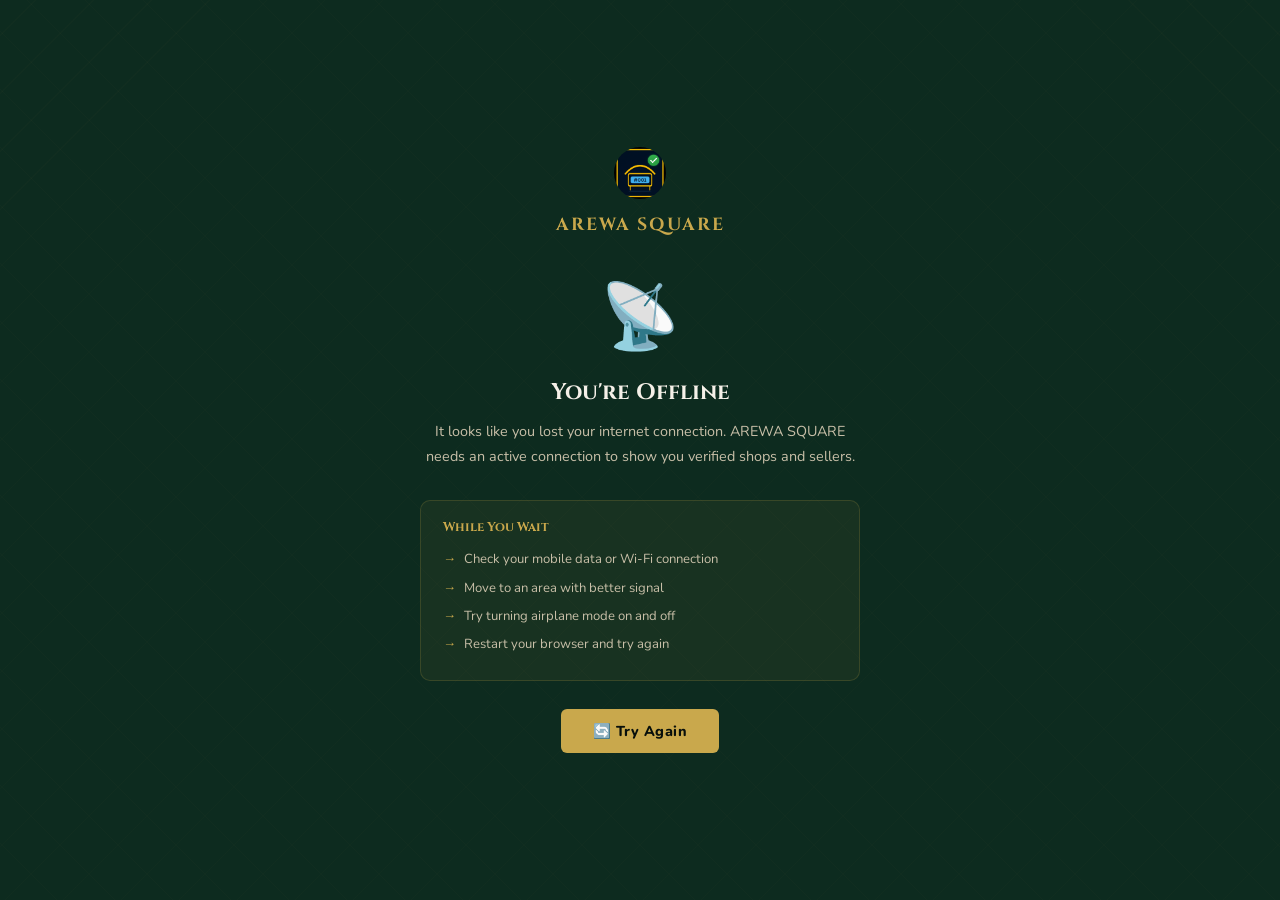
<file: offline.html>
<!DOCTYPE html>
<html lang="en">
<head>
  <meta charset="UTF-8"/>
  <meta name="viewport" content="width=device-width, initial-scale=1.0"/>
  <title>AREWA SQUARE — You're Offline</title>
  <link href="https://fonts.googleapis.com/css2?family=Cinzel:wght@400;700;900&family=Nunito:wght@400;600;700;800&display=swap" rel="stylesheet"/>
  <style>
    *,*::before,*::after{margin:0;padding:0;box-sizing:border-box;}
    :root{
      --green-deep:#0d2b1f;--gold:#c9a84c;--gold-light:#e8c97a;
      --white:#f5f0e8;--white-dim:#c8bfa8;--dark:#080f0b;
    }
    body{
      font-family:'Nunito',sans-serif;
      background:var(--green-deep);color:var(--white);
      min-height:100vh;display:flex;flex-direction:column;
      align-items:center;justify-content:center;
      text-align:center;padding:24px;overflow:hidden;
    }
    body::before{
      content:'';position:fixed;inset:0;
      background-image:
        repeating-linear-gradient(45deg,transparent,transparent 40px,rgba(201,168,76,0.025) 40px,rgba(201,168,76,0.025) 41px),
        repeating-linear-gradient(-45deg,transparent,transparent 40px,rgba(201,168,76,0.025) 40px,rgba(201,168,76,0.025) 41px);
      pointer-events:none;z-index:0;
    }
    .container{position:relative;z-index:1;max-width:440px;}

    .logo{margin-bottom:36px;}
    .logo img{height:52px;width:52px; border-radius:52px; :contain;}
    .logo-name{
      font-family:'Cinzel',serif;font-size:1.1rem;font-weight:700;
      color:var(--gold);letter-spacing:2px;display:block;margin-top:8px;
    }
   
    .wifi-icon{
      font-size:4rem;margin-bottom:16px;display:block;
      animation:pulse 2s ease-in-out infinite;
    }
    @keyframes pulse{0%,100%{opacity:1}50%{opacity:0.4}}

    h1{
      font-family:'Cinzel',serif;font-size:1.4rem;font-weight:700;
      color:var(--white);margin-bottom:12px;
    }
    p{
      font-size:0.9rem;color:var(--white-dim);
      line-height:1.7;margin-bottom:32px;
    }
    .tips{
      background:rgba(201,168,76,0.06);
      border:1px solid rgba(201,168,76,0.18);
      border-radius:10px;padding:18px 22px;
      margin-bottom:28px;text-align:left;
    }
    .tips h3{
      font-family:'Cinzel',serif;font-size:0.8rem;
      color:var(--gold);margin-bottom:12px;
    }
    .tips ul{list-style:none;padding:0;}
    .tips ul li{
      font-size:0.82rem;color:var(--white-dim);
      line-height:1.7;margin-bottom:6px;
      display:flex;align-items:center;gap:8px;
    }
    .tips ul li::before{content:'→';color:var(--gold);}

    .btn-retry{
      padding:12px 32px;background:var(--gold);color:var(--dark);
      border:none;border-radius:6px;font-family:'Nunito',sans-serif;
      font-size:0.9rem;font-weight:800;cursor:pointer;
      transition:all 0.3s;letter-spacing:0.5px;
    }
    .btn-retry:hover{background:var(--gold-light);transform:translateY(-1px);}
  </style>
</head>
<body>
  <div class="container">
    <div class="logo">
      <img src="arewa.png" alt="AREWA SQUARE" onerror="this.style.display='none'"/>
      <span class="logo-name">AREWA SQUARE</span>
    </div>

    <span class="wifi-icon">📡</span>
    <h1>You're Offline</h1>
    <p>It looks like you lost your internet connection. AREWA SQUARE needs an active connection to show you verified shops and sellers.</p>

    <div class="tips">
      <h3>While You Wait</h3>
      <ul>
        <li>Check your mobile data or Wi-Fi connection</li>
        <li>Move to an area with better signal</li>
        <li>Try turning airplane mode on and off</li>
        <li>Restart your browser and try again</li>
      </ul>
    </div>

    <button class="btn-retry" onclick="window.location.reload()">🔄 Try Again</button>
  </div>
</body>
</html>
</file>
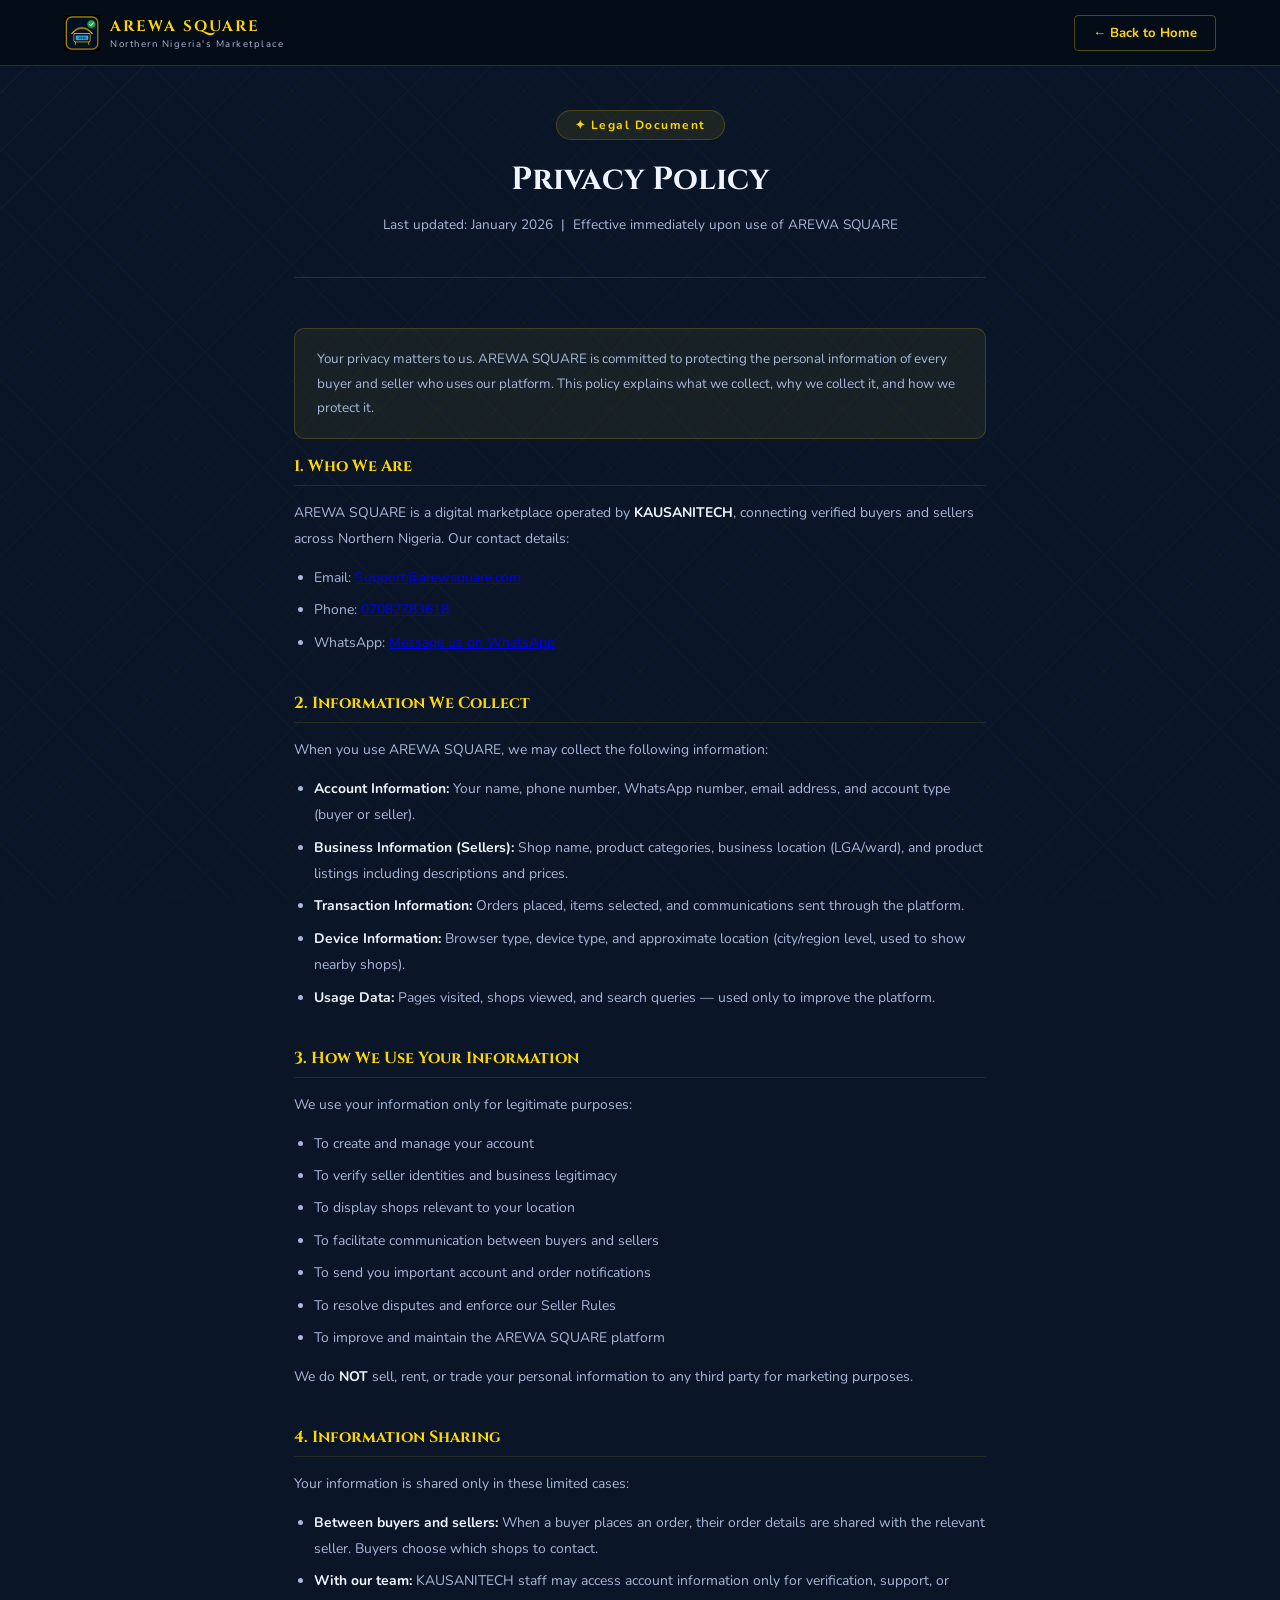
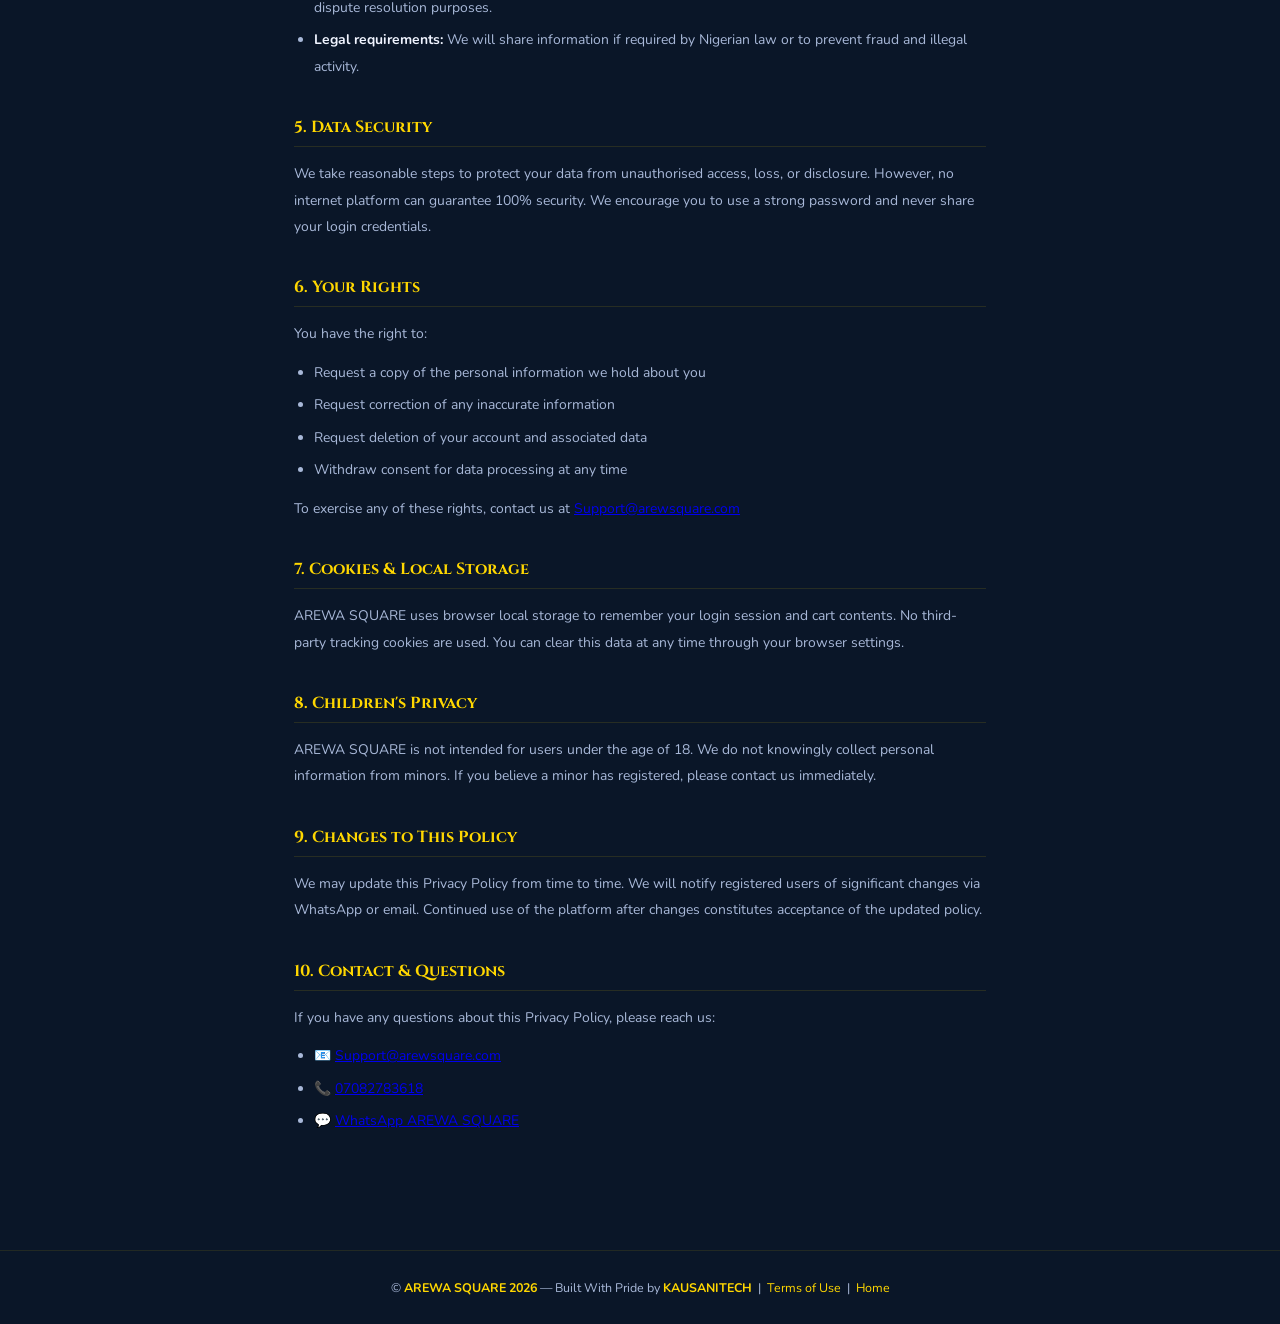
<file: privacy.html>
<!DOCTYPE html>
<html lang="en">
<head>
  <meta charset="UTF-8"/>
  <meta name="viewport" content="width=device-width, initial-scale=1.0"/>
  <title>Privacy Policy — AREWA SQUARE</title>
  <link href="https://fonts.googleapis.com/css2?family=Cinzel:wght@400;600;700&family=Nunito:wght@300;400;500;600;700&display=swap" rel="stylesheet"/>
  <style>
    *,*::before,*::after{margin:0;padding:0;box-sizing:border-box;}
    :root{
      --green-deep:#0a1628;--green-mid:#0f2040;--gold:#FFD700;--gold-light:#FFE55C;
      --emerald:#2ecc71;--white:#f0f4ff;--white-dim:#a8b8d8;--dark:#060d1a;
    }
    html{scroll-behavior:smooth;}
    body{font-family:'Nunito',sans-serif;background:var(--green-deep);color:var(--white);min-height:100vh;}
    body::before{content:'';position:fixed;inset:0;background-image:repeating-linear-gradient(45deg,transparent,transparent 40px,rgba(255,215,0,0.03) 40px,rgba(255,215,0,0.03) 41px),repeating-linear-gradient(-45deg,transparent,transparent 40px,rgba(255,215,0,0.03) 40px,rgba(255,215,0,0.03) 41px);pointer-events:none;z-index:0;}
    nav{position:fixed;top:0;left:0;right:0;z-index:100;display:flex;align-items:center;justify-content:space-between;padding:0 5%;height:66px;background:rgba(5,12,24,0.95);backdrop-filter:blur(12px);border-bottom:1px solid rgba(255,215,0,0.18);}
    .nav-logo{display:flex;align-items:center;gap:10px;text-decoration:none;}
    .nav-logo-text span:first-child{font-family:'Cinzel',serif;font-size:0.95rem;font-weight:700;color:var(--gold);letter-spacing:2px;}
    .nav-logo-text span:last-child{display:block;font-size:0.6rem;color:var(--white-dim);letter-spacing:1.5px;}
    .nav-back{padding:8px 18px;border:1px solid rgba(255,215,0,0.3);border-radius:4px;color:var(--gold);font-family:'Nunito',sans-serif;font-size:0.82rem;font-weight:700;cursor:pointer;background:none;text-decoration:none;transition:all 0.3s;}
    .nav-back:hover{background:rgba(255,215,0,0.1);}
    main{position:relative;z-index:1;max-width:820px;margin:0 auto;padding:110px 5% 80px;}
    .page-hero{text-align:center;margin-bottom:50px;padding-bottom:40px;border-bottom:1px solid rgba(255,215,0,0.15);}
    .page-tag{display:inline-flex;align-items:center;gap:8px;background:rgba(255,215,0,0.08);border:1px solid rgba(255,215,0,0.2);border-radius:20px;padding:6px 18px;font-size:0.75rem;color:var(--gold);letter-spacing:1.5px;font-weight:700;margin-bottom:18px;}
    .page-hero h1{font-family:'Cinzel',serif;font-size:2rem;color:var(--white);margin-bottom:12px;}
    .page-hero p{font-size:0.85rem;color:var(--white-dim);line-height:1.8;}
    .doc-section{margin-bottom:36px;}
    .doc-section h2{font-family:'Cinzel',serif;font-size:1rem;color:var(--gold);margin-bottom:14px;padding-bottom:8px;border-bottom:1px solid rgba(255,215,0,0.12);display:flex;align-items:center;gap:10px;}
    .doc-section p{font-size:0.87rem;color:var(--white-dim);line-height:1.9;margin-bottom:12px;}
    .doc-section ul{padding-left:20px;margin-bottom:12px;}
    .doc-section ul li{font-size:0.87rem;color:var(--white-dim);line-height:1.9;margin-bottom:6px;}
    .highlight-box{background:rgba(255,215,0,0.06);border:1px solid rgba(255,215,0,0.18);border-radius:10px;padding:18px 22px;margin-bottom:16px;}
    .highlight-box p{font-size:0.84rem;color:var(--white-dim);line-height:1.8;margin:0;}
    footer{position:relative;z-index:1;text-align:center;padding:28px 5%;border-top:1px solid rgba(255,215,0,0.1);}
    footer p{font-size:0.78rem;color:var(--white-dim);}
    footer span{color:var(--gold);font-weight:700;}
    footer a{color:var(--gold);text-decoration:none;}
  </style>
</head>
<body>

  <nav>
    <a href="./index.html" class="nav-logo">
      <img src="arewa.png" alt="" height="36" onerror="this.style.display='none'"/>
      <div class="nav-logo-text">
        <span>AREWA SQUARE</span>
        <span>Northern Nigeria's Marketplace</span>
      </div>
    </a>
    <a href="./index.html" class="nav-back">← Back to Home</a>
  </nav>

  <main>
    <div class="page-hero">
      <div class="page-tag">✦ Legal Document</div>
      <h1>Privacy Policy</h1>
      <p>Last updated: January 2026 &nbsp;|&nbsp; Effective immediately upon use of AREWA SQUARE</p>
    </div>

    <div class="highlight-box">
      <p>Your privacy matters to us. AREWA SQUARE is committed to protecting the personal information of every buyer and seller who uses our platform. This policy explains what we collect, why we collect it, and how we protect it.</p>
    </div>

    <div class="doc-section">
      <h2>1. Who We Are</h2>
      <p>AREWA SQUARE is a digital marketplace operated by <strong style="color:var(--white);">KAUSANITECH</strong>, connecting verified buyers and sellers across Northern Nigeria. Our contact details:</p>
      <ul>
        <li>Email: <a href="mailto:Support@arewsquare.com">Support@arewsquare.com</a></li>
        <li>Phone: <a href="tel:+2347082783618">07082783618</a></li>
        <li>WhatsApp: <a href="https://wa.me/message/B5NOLBZXJZ6HA1" target="_blank">Message us on WhatsApp</a></li>
      </ul>
    </div>

    <div class="doc-section">
      <h2>2. Information We Collect</h2>
      <p>When you use AREWA SQUARE, we may collect the following information:</p>
      <ul>
        <li><strong style="color:var(--white);">Account Information:</strong> Your name, phone number, WhatsApp number, email address, and account type (buyer or seller).</li>
        <li><strong style="color:var(--white);">Business Information (Sellers):</strong> Shop name, product categories, business location (LGA/ward), and product listings including descriptions and prices.</li>
        <li><strong style="color:var(--white);">Transaction Information:</strong> Orders placed, items selected, and communications sent through the platform.</li>
        <li><strong style="color:var(--white);">Device Information:</strong> Browser type, device type, and approximate location (city/region level, used to show nearby shops).</li>
        <li><strong style="color:var(--white);">Usage Data:</strong> Pages visited, shops viewed, and search queries — used only to improve the platform.</li>
      </ul>
    </div>

    <div class="doc-section">
      <h2>3. How We Use Your Information</h2>
      <p>We use your information only for legitimate purposes:</p>
      <ul>
        <li>To create and manage your account</li>
        <li>To verify seller identities and business legitimacy</li>
        <li>To display shops relevant to your location</li>
        <li>To facilitate communication between buyers and sellers</li>
        <li>To send you important account and order notifications</li>
        <li>To resolve disputes and enforce our Seller Rules</li>
        <li>To improve and maintain the AREWA SQUARE platform</li>
      </ul>
      <p>We do <strong style="color:var(--white);">NOT</strong> sell, rent, or trade your personal information to any third party for marketing purposes.</p>
    </div>

    <div class="doc-section">
      <h2>4. Information Sharing</h2>
      <p>Your information is shared only in these limited cases:</p>
      <ul>
        <li><strong style="color:var(--white);">Between buyers and sellers:</strong> When a buyer places an order, their order details are shared with the relevant seller. Buyers choose which shops to contact.</li>
        <li><strong style="color:var(--white);">With our team:</strong> KAUSANITECH staff may access account information only for verification, support, or dispute resolution purposes.</li>
        <li><strong style="color:var(--white);">Legal requirements:</strong> We will share information if required by Nigerian law or to prevent fraud and illegal activity.</li>
      </ul>
    </div>

    <div class="doc-section">
      <h2>5. Data Security</h2>
      <p>We take reasonable steps to protect your data from unauthorised access, loss, or disclosure. However, no internet platform can guarantee 100% security. We encourage you to use a strong password and never share your login credentials.</p>
    </div>

    <div class="doc-section">
      <h2>6. Your Rights</h2>
      <p>You have the right to:</p>
      <ul>
        <li>Request a copy of the personal information we hold about you</li>
        <li>Request correction of any inaccurate information</li>
        <li>Request deletion of your account and associated data</li>
        <li>Withdraw consent for data processing at any time</li>
      </ul>
      <p>To exercise any of these rights, contact us at <a href="mailto:Support@arewsquare.com">Support@arewsquare.com</a></p>
    </div>

    <div class="doc-section">
      <h2>7. Cookies & Local Storage</h2>
      <p>AREWA SQUARE uses browser local storage to remember your login session and cart contents. No third-party tracking cookies are used. You can clear this data at any time through your browser settings.</p>
    </div>

    <div class="doc-section">
      <h2>8. Children's Privacy</h2>
      <p>AREWA SQUARE is not intended for users under the age of 18. We do not knowingly collect personal information from minors. If you believe a minor has registered, please contact us immediately.</p>
    </div>

    <div class="doc-section">
      <h2>9. Changes to This Policy</h2>
      <p>We may update this Privacy Policy from time to time. We will notify registered users of significant changes via WhatsApp or email. Continued use of the platform after changes constitutes acceptance of the updated policy.</p>
    </div>

    <div class="doc-section">
      <h2>10. Contact & Questions</h2>
      <p>If you have any questions about this Privacy Policy, please reach us:</p>
      <ul>
        <li>📧 <a href="mailto:Support@arewsquare.com">Support@arewsquare.com</a></li>
        <li>📞 <a href="tel:+2347082783618">07082783618</a></li>
        <li>💬 <a href="https://wa.me/message/B5NOLBZXJZ6HA1" target="_blank">WhatsApp AREWA SQUARE</a></li>
      </ul>
    </div>
  </main>

  <footer>
    <p>© <span>AREWA SQUARE 2026</span> — Built With Pride by <span>KAUSANITECH</span> &nbsp;|&nbsp; <a href="./terms.html">Terms of Use</a> &nbsp;|&nbsp; <a href="./index.html">Home</a></p>
  </footer>

</body>
</html>
</file>
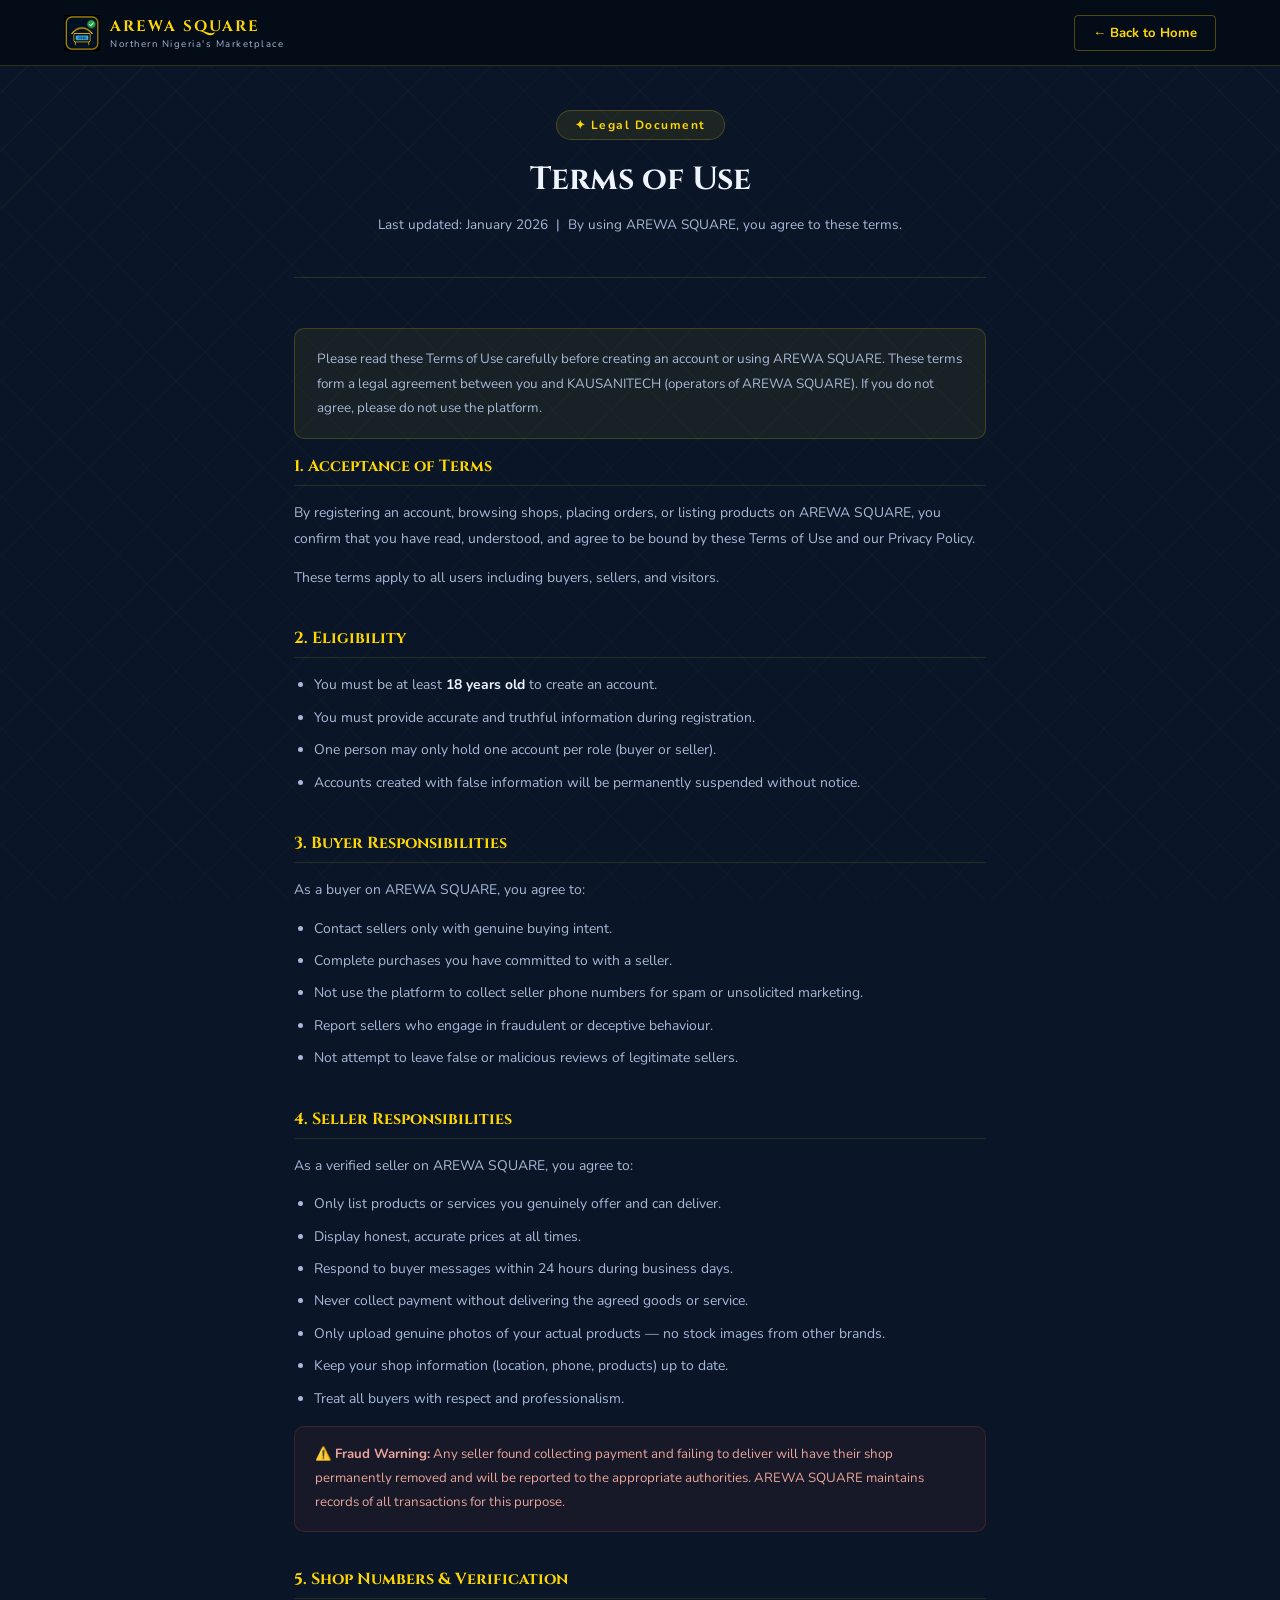
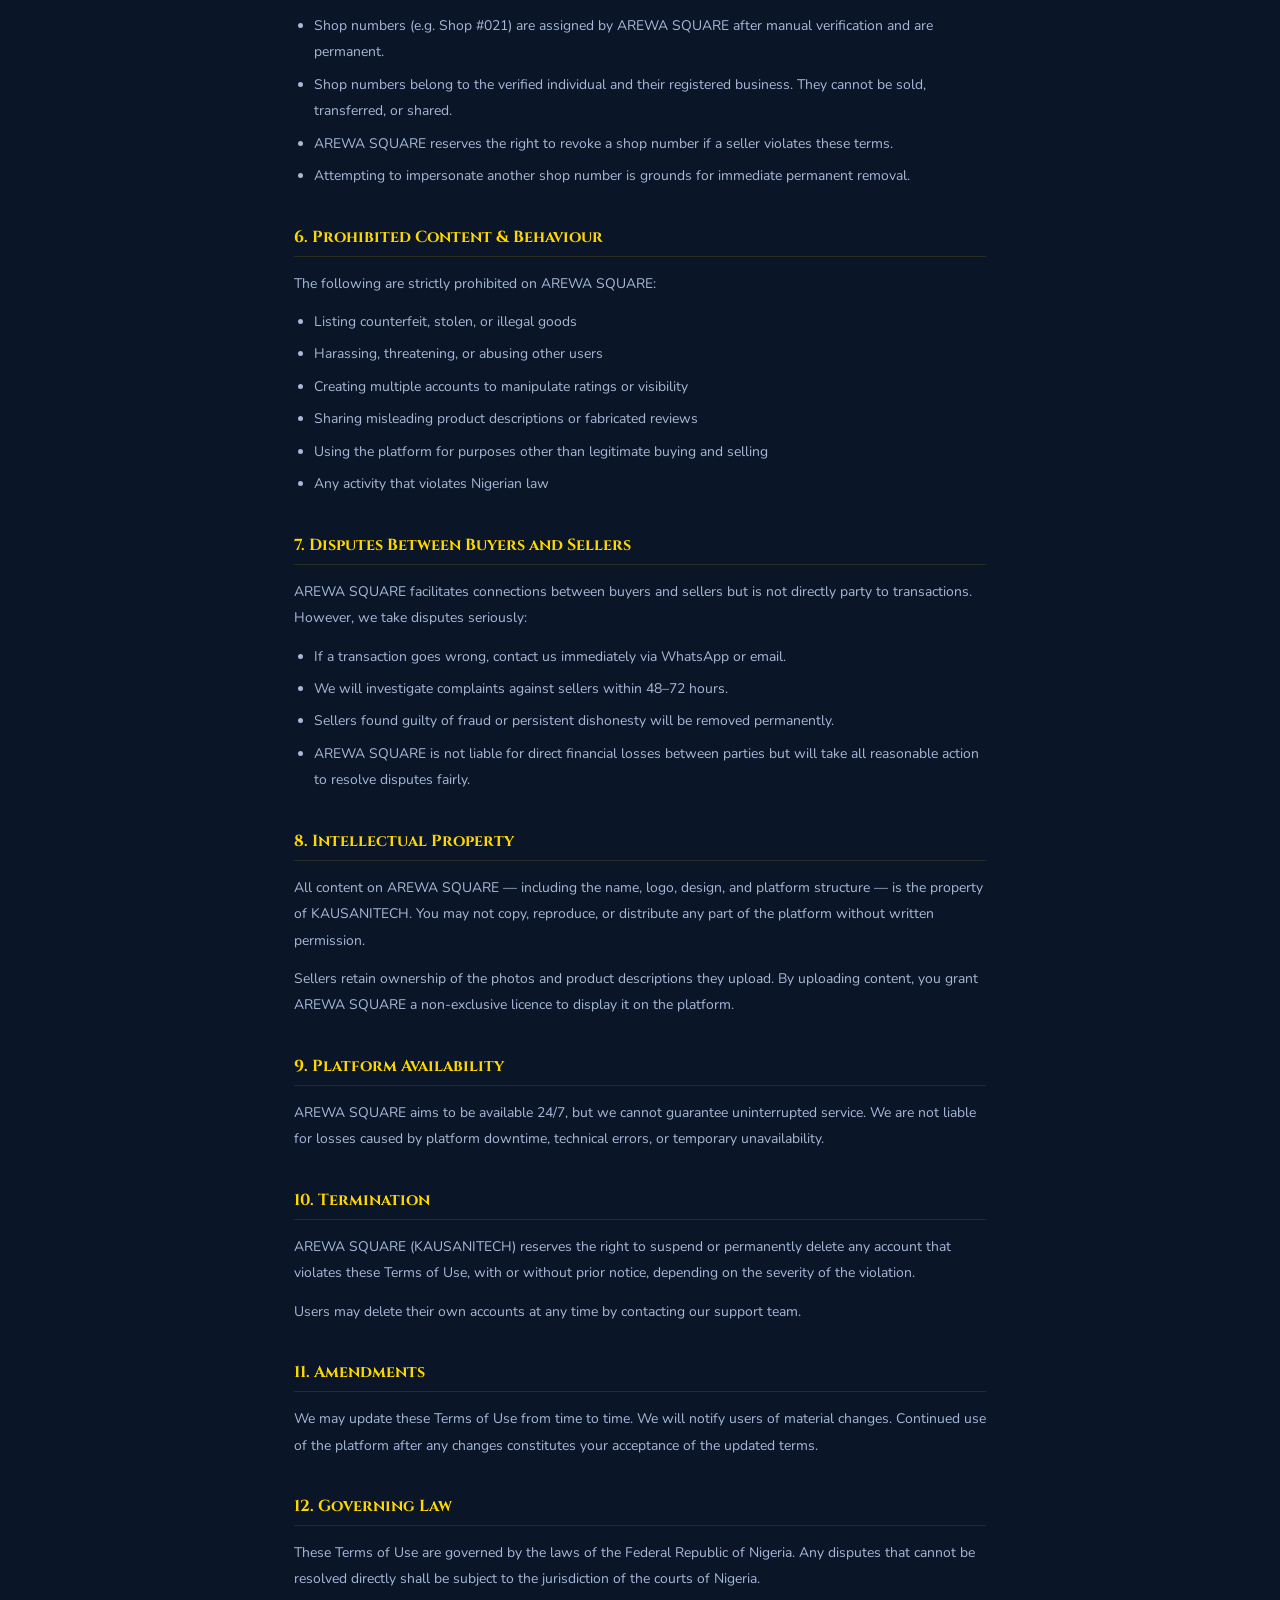
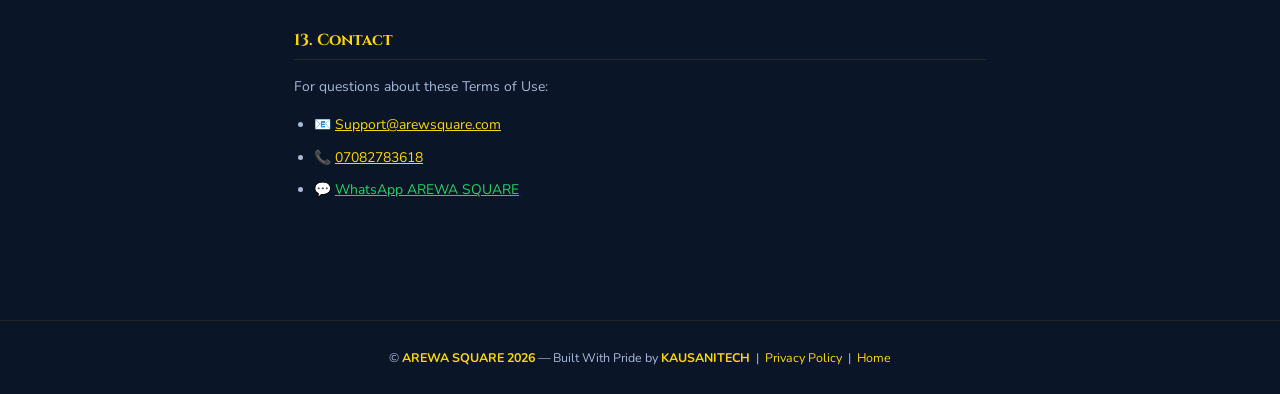
<file: terms.html>
<!DOCTYPE html>
<html lang="en">
<head>
  <meta charset="UTF-8"/>
  <meta name="viewport" content="width=device-width, initial-scale=1.0"/>
  <title>Terms of Use — AREWA SQUARE</title>
  <link href="https://fonts.googleapis.com/css2?family=Cinzel:wght@400;600;700&family=Nunito:wght@300;400;500;600;700&display=swap" rel="stylesheet"/>
  <style>
    *,*::before,*::after{margin:0;padding:0;box-sizing:border-box;}
    :root{
      --green-deep:#0a1628;--gold:#FFD700;--emerald:#2ecc71;
      --white:#f0f4ff;--white-dim:#a8b8d8;--dark:#060d1a;
    }
    html{scroll-behavior:smooth;}
    body{font-family:'Nunito',sans-serif;background:var(--green-deep);color:var(--white);min-height:100vh;}
    body::before{content:'';position:fixed;inset:0;background-image:repeating-linear-gradient(45deg,transparent,transparent 40px,rgba(255,215,0,0.03) 40px,rgba(255,215,0,0.03) 41px),repeating-linear-gradient(-45deg,transparent,transparent 40px,rgba(255,215,0,0.03) 40px,rgba(255,215,0,0.03) 41px);pointer-events:none;z-index:0;}
    nav{position:fixed;top:0;left:0;right:0;z-index:100;display:flex;align-items:center;justify-content:space-between;padding:0 5%;height:66px;background:rgba(5,12,24,0.95);backdrop-filter:blur(12px);border-bottom:1px solid rgba(255,215,0,0.18);}
    .nav-logo{display:flex;align-items:center;gap:10px;text-decoration:none;}
    .nav-logo-text span:first-child{font-family:'Cinzel',serif;font-size:0.95rem;font-weight:700;color:var(--gold);letter-spacing:2px;}
    .nav-logo-text span:last-child{display:block;font-size:0.6rem;color:var(--white-dim);letter-spacing:1.5px;}
    .nav-back{padding:8px 18px;border:1px solid rgba(255,215,0,0.3);border-radius:4px;color:var(--gold);font-family:'Nunito',sans-serif;font-size:0.82rem;font-weight:700;cursor:pointer;background:none;text-decoration:none;transition:all 0.3s;}
    .nav-back:hover{background:rgba(255,215,0,0.1);}
    main{position:relative;z-index:1;max-width:820px;margin:0 auto;padding:110px 5% 80px;}
    .page-hero{text-align:center;margin-bottom:50px;padding-bottom:40px;border-bottom:1px solid rgba(255,215,0,0.15);}
    .page-tag{display:inline-flex;align-items:center;gap:8px;background:rgba(255,215,0,0.08);border:1px solid rgba(255,215,0,0.2);border-radius:20px;padding:6px 18px;font-size:0.75rem;color:var(--gold);letter-spacing:1.5px;font-weight:700;margin-bottom:18px;}
    .page-hero h1{font-family:'Cinzel',serif;font-size:2rem;color:var(--white);margin-bottom:12px;}
    .page-hero p{font-size:0.85rem;color:var(--white-dim);line-height:1.8;}
    .doc-section{margin-bottom:36px;}
    .doc-section h2{font-family:'Cinzel',serif;font-size:1rem;color:var(--gold);margin-bottom:14px;padding-bottom:8px;border-bottom:1px solid rgba(255,215,0,0.12);display:flex;align-items:center;gap:10px;}
    .doc-section p{font-size:0.87rem;color:var(--white-dim);line-height:1.9;margin-bottom:12px;}
    .doc-section ul{padding-left:20px;margin-bottom:12px;}
    .doc-section ul li{font-size:0.87rem;color:var(--white-dim);line-height:1.9;margin-bottom:6px;}
    .highlight-box{background:rgba(255,215,0,0.06);border:1px solid rgba(255,215,0,0.18);border-radius:10px;padding:18px 22px;margin-bottom:16px;}
    .highlight-box p{font-size:0.84rem;color:var(--white-dim);line-height:1.8;margin:0;}
    .warning-box{background:rgba(231,76,60,0.06);border:1px solid rgba(231,76,60,0.2);border-radius:10px;padding:16px 20px;margin:14px 0;}
    .warning-box p{font-size:0.83rem;color:#e8a49a;line-height:1.8;margin:0;}
    footer{position:relative;z-index:1;text-align:center;padding:28px 5%;border-top:1px solid rgba(255,215,0,0.1);}
    footer p{font-size:0.78rem;color:var(--white-dim);}
    footer span{color:var(--gold);font-weight:700;}
    footer a{color:var(--gold);text-decoration:none;}
  </style>
</head>
<body>

  <nav>
    <a href="./index.html" class="nav-logo">
      <img src="arewa.png" alt="" height="36" onerror="this.style.display='none'"/>
      <div class="nav-logo-text">
        <span>AREWA SQUARE</span>
        <span>Northern Nigeria's Marketplace</span>
      </div>
    </a>
    <a href="./index.html" class="nav-back">← Back to Home</a>
  </nav>

  <main>
    <div class="page-hero">
      <div class="page-tag">✦ Legal Document</div>
      <h1>Terms of Use</h1>
      <p>Last updated: January 2026 &nbsp;|&nbsp; By using AREWA SQUARE, you agree to these terms.</p>
    </div>

    <div class="highlight-box">
      <p>Please read these Terms of Use carefully before creating an account or using AREWA SQUARE. These terms form a legal agreement between you and KAUSANITECH (operators of AREWA SQUARE). If you do not agree, please do not use the platform.</p>
    </div>

    <div class="doc-section">
      <h2>1. Acceptance of Terms</h2>
      <p>By registering an account, browsing shops, placing orders, or listing products on AREWA SQUARE, you confirm that you have read, understood, and agree to be bound by these Terms of Use and our Privacy Policy.</p>
      <p>These terms apply to all users including buyers, sellers, and visitors.</p>
    </div>

    <div class="doc-section">
      <h2>2. Eligibility</h2>
      <ul>
        <li>You must be at least <strong style="color:var(--white);">18 years old</strong> to create an account.</li>
        <li>You must provide accurate and truthful information during registration.</li>
        <li>One person may only hold one account per role (buyer or seller).</li>
        <li>Accounts created with false information will be permanently suspended without notice.</li>
      </ul>
    </div>

    <div class="doc-section">
      <h2>3. Buyer Responsibilities</h2>
      <p>As a buyer on AREWA SQUARE, you agree to:</p>
      <ul>
        <li>Contact sellers only with genuine buying intent.</li>
        <li>Complete purchases you have committed to with a seller.</li>
        <li>Not use the platform to collect seller phone numbers for spam or unsolicited marketing.</li>
        <li>Report sellers who engage in fraudulent or deceptive behaviour.</li>
        <li>Not attempt to leave false or malicious reviews of legitimate sellers.</li>
      </ul>
    </div>

    <div class="doc-section">
      <h2>4. Seller Responsibilities</h2>
      <p>As a verified seller on AREWA SQUARE, you agree to:</p>
      <ul>
        <li>Only list products or services you genuinely offer and can deliver.</li>
        <li>Display honest, accurate prices at all times.</li>
        <li>Respond to buyer messages within 24 hours during business days.</li>
        <li>Never collect payment without delivering the agreed goods or service.</li>
        <li>Only upload genuine photos of your actual products — no stock images from other brands.</li>
        <li>Keep your shop information (location, phone, products) up to date.</li>
        <li>Treat all buyers with respect and professionalism.</li>
      </ul>
      <div class="warning-box">
        <p>⚠️ <strong>Fraud Warning:</strong> Any seller found collecting payment and failing to deliver will have their shop permanently removed and will be reported to the appropriate authorities. AREWA SQUARE maintains records of all transactions for this purpose.</p>
      </div>
    </div>

    <div class="doc-section">
      <h2>5. Shop Numbers & Verification</h2>
      <ul>
        <li>Shop numbers (e.g. Shop #021) are assigned by AREWA SQUARE after manual verification and are permanent.</li>
        <li>Shop numbers belong to the verified individual and their registered business. They cannot be sold, transferred, or shared.</li>
        <li>AREWA SQUARE reserves the right to revoke a shop number if a seller violates these terms.</li>
        <li>Attempting to impersonate another shop number is grounds for immediate permanent removal.</li>
      </ul>
    </div>

    <div class="doc-section">
      <h2>6. Prohibited Content & Behaviour</h2>
      <p>The following are strictly prohibited on AREWA SQUARE:</p>
      <ul>
        <li>Listing counterfeit, stolen, or illegal goods</li>
        <li>Harassing, threatening, or abusing other users</li>
        <li>Creating multiple accounts to manipulate ratings or visibility</li>
        <li>Sharing misleading product descriptions or fabricated reviews</li>
        <li>Using the platform for purposes other than legitimate buying and selling</li>
        <li>Any activity that violates Nigerian law</li>
      </ul>
    </div>

    <div class="doc-section">
      <h2>7. Disputes Between Buyers and Sellers</h2>
      <p>AREWA SQUARE facilitates connections between buyers and sellers but is not directly party to transactions. However, we take disputes seriously:</p>
      <ul>
        <li>If a transaction goes wrong, contact us immediately via WhatsApp or email.</li>
        <li>We will investigate complaints against sellers within 48–72 hours.</li>
        <li>Sellers found guilty of fraud or persistent dishonesty will be removed permanently.</li>
        <li>AREWA SQUARE is not liable for direct financial losses between parties but will take all reasonable action to resolve disputes fairly.</li>
      </ul>
    </div>

    <div class="doc-section">
      <h2>8. Intellectual Property</h2>
      <p>All content on AREWA SQUARE — including the name, logo, design, and platform structure — is the property of KAUSANITECH. You may not copy, reproduce, or distribute any part of the platform without written permission.</p>
      <p>Sellers retain ownership of the photos and product descriptions they upload. By uploading content, you grant AREWA SQUARE a non-exclusive licence to display it on the platform.</p>
    </div>

    <div class="doc-section">
      <h2>9. Platform Availability</h2>
      <p>AREWA SQUARE aims to be available 24/7, but we cannot guarantee uninterrupted service. We are not liable for losses caused by platform downtime, technical errors, or temporary unavailability.</p>
    </div>

    <div class="doc-section">
      <h2>10. Termination</h2>
      <p>AREWA SQUARE (KAUSANITECH) reserves the right to suspend or permanently delete any account that violates these Terms of Use, with or without prior notice, depending on the severity of the violation.</p>
      <p>Users may delete their own accounts at any time by contacting our support team.</p>
    </div>

    <div class="doc-section">
      <h2>11. Amendments</h2>
      <p>We may update these Terms of Use from time to time. We will notify users of material changes. Continued use of the platform after any changes constitutes your acceptance of the updated terms.</p>
    </div>

    <div class="doc-section">
      <h2>12. Governing Law</h2>
      <p>These Terms of Use are governed by the laws of the Federal Republic of Nigeria. Any disputes that cannot be resolved directly shall be subject to the jurisdiction of the courts of Nigeria.</p>
    </div>

    <div class="doc-section">
      <h2>13. Contact</h2>
      <p>For questions about these Terms of Use:</p>
      <ul>
        <li>📧 <a href="mailto:Support@arewsquare.com" style="color:var(--gold);">Support@arewsquare.com</a></li>
        <li>📞 <a href="tel:+2347082783618" style="color:var(--gold);">07082783618</a></li>
        <li>💬 <a href="https://wa.me/message/B5NOLBZXJZ6HA1" target="_blank" style="color:#25D366;">WhatsApp AREWA SQUARE</a></li>
      </ul>
    </div>
  </main>

  <footer>
    <p>© <span>AREWA SQUARE 2026</span> — Built With Pride by <span>KAUSANITECH</span> &nbsp;|&nbsp; <a href="./privacy.html">Privacy Policy</a> &nbsp;|&nbsp; <a href="./index.html">Home</a></p>
  </footer>

</body>
</html>
</file>
